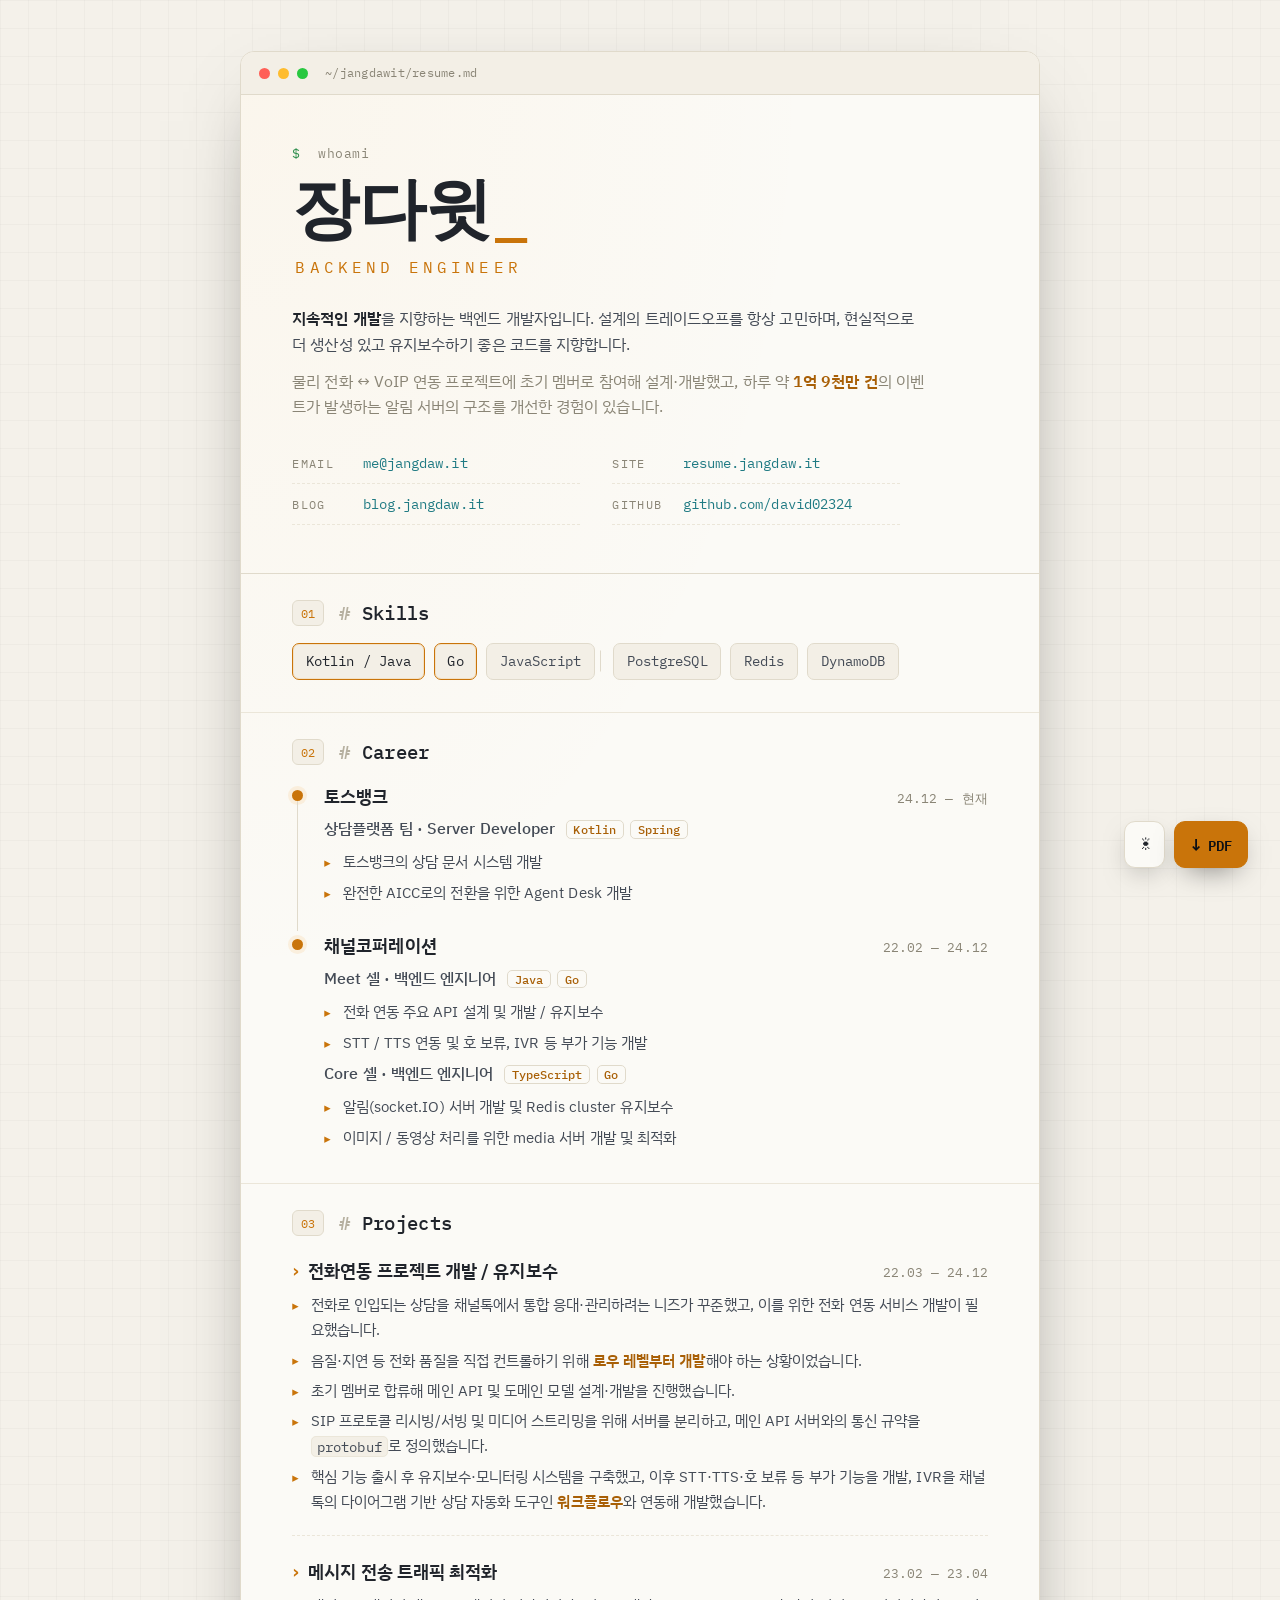
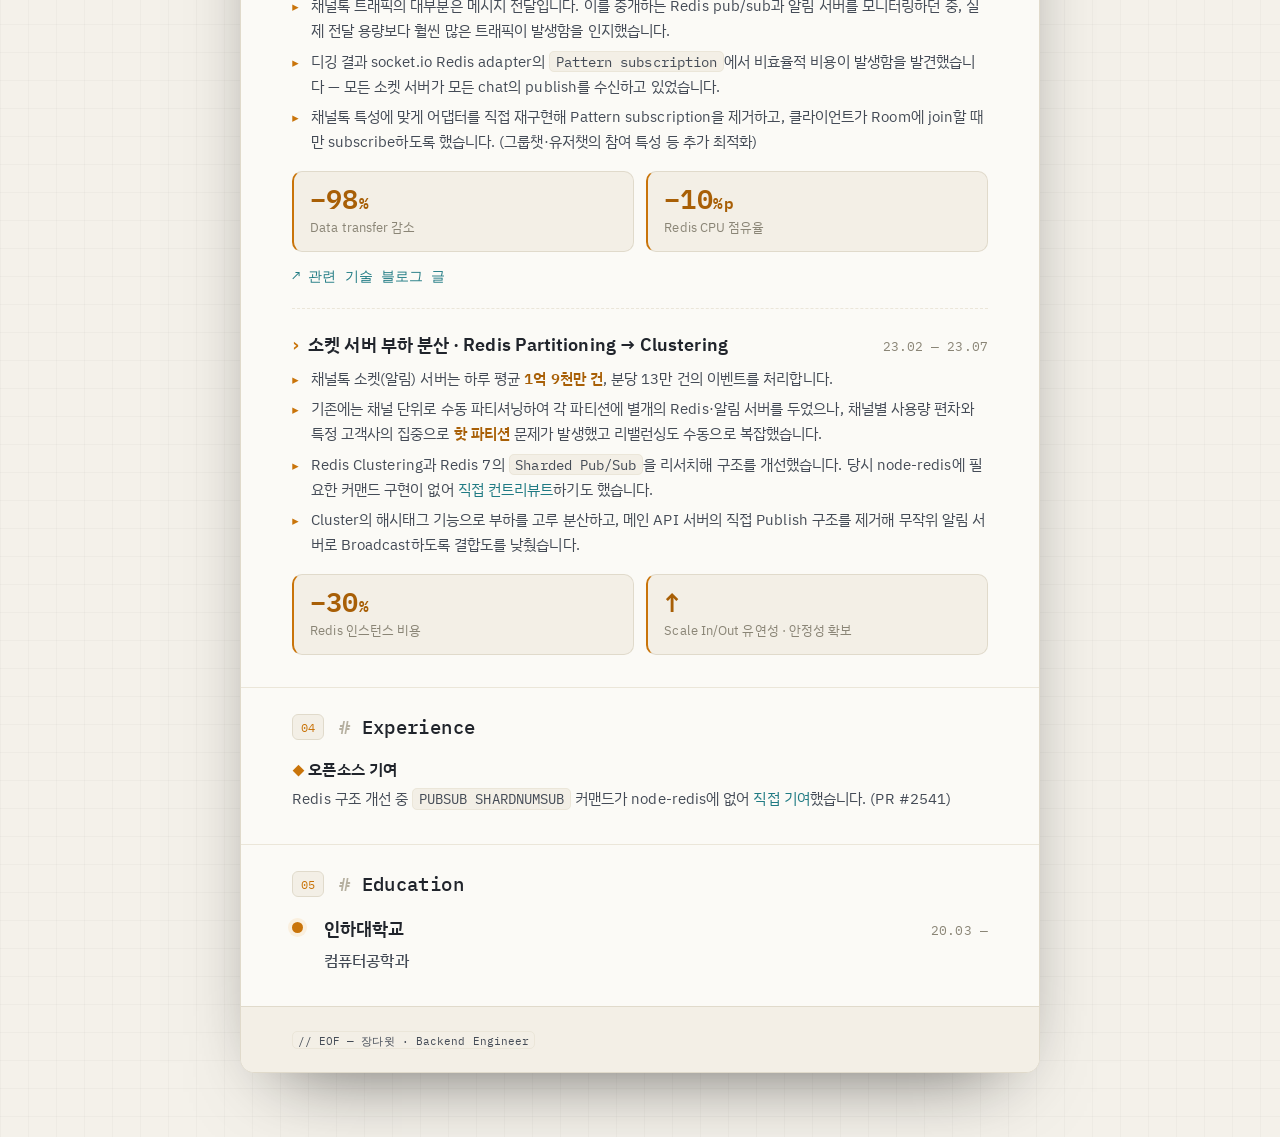
<file: index.html>
<!DOCTYPE html>
<html lang="ko">
<head>
<meta charset="UTF-8" />
<meta name="viewport" content="width=device-width, initial-scale=1.0" />
<title>장다윗 · Backend Engineer</title>
<meta name="description" content="지속적인 개발을 지향하는 백엔드 개발자 장다윗의 이력서" />

<!-- Open Graph -->
<meta property="og:title" content="장다윗 · Backend Engineer" />
<meta property="og:description" content="지속적인 개발을 지향하는 백엔드 개발자" />
<meta property="og:type" content="profile" />
<meta property="og:url" content="https://resume.jangdaw.it/" />
<meta property="og:image" content="https://resume.jangdaw.it/og.png" />
<meta property="og:image:width" content="1200" />
<meta property="og:image:height" content="630" />
<meta property="og:image:alt" content="장다윗 · Backend Engineer" />

<!-- Twitter -->
<meta name="twitter:card" content="summary_large_image" />
<meta name="twitter:title" content="장다윗 · Backend Engineer" />
<meta name="twitter:description" content="지속적인 개발을 지향하는 백엔드 개발자" />
<meta name="twitter:image" content="https://resume.jangdaw.it/og.png" />

<link rel="icon" href="data:image/svg+xml,%3Csvg xmlns='http://www.w3.org/2000/svg' viewBox='0 0 32 32'%3E%3Crect width='32' height='32' rx='7' fill='%230c0f14'/%3E%3Ctext x='5' y='23' font-family='monospace' font-size='17' font-weight='700' fill='%23f5a637'%3E%26gt;_%3C/text%3E%3C/svg%3E" />
<link rel="preconnect" href="https://fonts.googleapis.com" />
<link rel="preconnect" href="https://fonts.gstatic.com" crossorigin />
<link href="https://fonts.googleapis.com/css2?family=IBM+Plex+Mono:ital,wght@0,400;0,500;0,600;1,400&family=IBM+Plex+Sans+KR:wght@300;400;500;600;700&display=swap" rel="stylesheet" />
<link rel="stylesheet" href="styles.css" />
</head>
<body>

<!-- floating action bar (screen only) -->
<div class="actionbar" role="toolbar" aria-label="페이지 동작">
  <button id="themeToggle" class="action" type="button" aria-label="테마 전환" title="테마 전환">
    <span class="action__icon" data-theme-icon>◐</span>
  </button>
  <button id="downloadPdf" class="action action--primary" type="button">
    <span class="action__icon">↓</span>
    <span class="action__label">PDF</span>
  </button>
</div>

<main class="sheet" id="sheet">

  <!-- ════════ HERO ════════ -->
  <header class="hero">
    <div class="hero__window" aria-hidden="true">
      <span class="dot dot--r"></span><span class="dot dot--y"></span><span class="dot dot--g"></span>
      <span class="hero__path">~/jangdawit/resume.md</span>
    </div>

    <div class="hero__body">
      <p class="hero__prompt"><span class="sigil">$</span> whoami</p>
      <h1 class="hero__name">장다윗<span class="hero__caret">_</span></h1>
      <p class="hero__role">Backend Engineer</p>

      <p class="hero__tagline">
        <strong>지속적인 개발</strong>을 지향하는 백엔드 개발자입니다.
        설계의 트레이드오프를 항상 고민하며, 현실적으로 더 생산성 있고
        유지보수하기 좋은 코드를 지향합니다.
      </p>
      <p class="hero__tagline hero__tagline--dim">
        물리 전화 ↔ VoIP 연동 프로젝트에 초기 멤버로 참여해 설계·개발했고,
        하루 약 <em>1억 9천만 건</em>의 이벤트가 발생하는 알림 서버의 구조를 개선한 경험이 있습니다.
      </p>

      <ul class="hero__contacts">
        <li><span class="k">email</span><a href="mailto:me@jangdaw.it">me@jangdaw.it</a></li>
        <li><span class="k">site</span><a href="https://resume.jangdaw.it" target="_blank" rel="noopener">resume.jangdaw.it</a></li>
        <li><span class="k">blog</span><a href="https://blog.jangdaw.it" target="_blank" rel="noopener">blog.jangdaw.it</a></li>
        <li><span class="k">github</span><a href="https://github.com/david02324" target="_blank" rel="noopener">github.com/david02324</a></li>
      </ul>
    </div>
  </header>

  <!-- ════════ SKILLS ════════ -->
  <section class="block" id="skills">
    <div class="block__head">
      <span class="block__no">01</span>
      <h2 class="block__title">Skills</h2>
    </div>
    <div class="block__body">
      <ul class="chips">
        <li class="chip chip--strong">Kotlin / Java</li>
        <li class="chip chip--strong">Go</li>
        <li class="chip">JavaScript</li>
        <li class="chip chip--sep">PostgreSQL</li>
        <li class="chip">Redis</li>
        <li class="chip">DynamoDB</li>
      </ul>
    </div>
  </section>

  <!-- ════════ CAREER ════════ -->
  <section class="block" id="career">
    <div class="block__head">
      <span class="block__no">02</span>
      <h2 class="block__title">Career</h2>
    </div>
    <div class="block__body">

      <article class="job">
        <div class="job__rail"><span class="job__node"></span></div>
        <div class="job__main">
          <div class="job__top">
            <h3 class="job__org">토스뱅크</h3>
            <span class="job__period">24.12 — 현재</span>
          </div>
          <p class="job__pos">상담플랫폼 팀 · Server Developer
            <span class="tag">Kotlin</span><span class="tag">Spring</span>
          </p>
          <ul class="job__points">
            <li>토스뱅크의 상담 문서 시스템 개발</li>
            <li>완전한 AICC로의 전환을 위한 Agent Desk 개발</li>
          </ul>
        </div>
      </article>

      <article class="job">
        <div class="job__rail"><span class="job__node"></span></div>
        <div class="job__main">
          <div class="job__top">
            <h3 class="job__org">채널코퍼레이션</h3>
            <span class="job__period">22.02 — 24.12</span>
          </div>

          <p class="job__pos">Meet 셀 · 백엔드 엔지니어
            <span class="tag">Java</span><span class="tag">Go</span>
          </p>
          <ul class="job__points">
            <li>전화 연동 주요 API 설계 및 개발 / 유지보수</li>
            <li>STT / TTS 연동 및 호 보류, IVR 등 부가 기능 개발</li>
          </ul>

          <p class="job__pos">Core 셀 · 백엔드 엔지니어
            <span class="tag">TypeScript</span><span class="tag">Go</span>
          </p>
          <ul class="job__points">
            <li>알림(socket.IO) 서버 개발 및 Redis cluster 유지보수</li>
            <li>이미지 / 동영상 처리를 위한 media 서버 개발 및 최적화</li>
          </ul>
        </div>
      </article>

    </div>
  </section>

  <!-- ════════ PROJECTS ════════ -->
  <section class="block" id="projects">
    <div class="block__head">
      <span class="block__no">03</span>
      <h2 class="block__title">Projects</h2>
    </div>
    <div class="block__body">

      <article class="proj">
        <div class="proj__top">
          <h3 class="proj__title">전화연동 프로젝트 개발 / 유지보수</h3>
          <span class="proj__period">22.03 — 24.12</span>
        </div>
        <ul class="proj__points">
          <li>전화로 인입되는 상담을 채널톡에서 통합 응대·관리하려는 니즈가 꾸준했고, 이를 위한 전화 연동 서비스 개발이 필요했습니다.</li>
          <li>음질·지연 등 전화 품질을 직접 컨트롤하기 위해 <em>로우 레벨부터 개발</em>해야 하는 상황이었습니다.</li>
          <li>초기 멤버로 합류해 메인 API 및 도메인 모델 설계·개발을 진행했습니다.</li>
          <li>SIP 프로토콜 리시빙/서빙 및 미디어 스트리밍을 위해 서버를 분리하고, 메인 API 서버와의 통신 규약을 <span class="mono">protobuf</span>로 정의했습니다.</li>
          <li>핵심 기능 출시 후 유지보수·모니터링 시스템을 구축했고, 이후 STT·TTS·호 보류 등 부가 기능을 개발, IVR을 채널톡의 다이어그램 기반 상담 자동화 도구인 <em>워크플로우</em>와 연동해 개발했습니다.</li>
        </ul>
      </article>

      <article class="proj">
        <div class="proj__top">
          <h3 class="proj__title">메시지 전송 트래픽 최적화</h3>
          <span class="proj__period">23.02 — 23.04</span>
        </div>
        <ul class="proj__points">
          <li>채널톡 트래픽의 대부분은 메시지 전달입니다. 이를 중개하는 Redis pub/sub과 알림 서버를 모니터링하던 중, 실제 전달 용량보다 훨씬 많은 트래픽이 발생함을 인지했습니다.</li>
          <li>디깅 결과 socket.io Redis adapter의 <span class="mono">Pattern subscription</span>에서 비효율적 비용이 발생함을 발견했습니다 — 모든 소켓 서버가 모든 chat의 publish를 수신하고 있었습니다.</li>
          <li>채널톡 특성에 맞게 어댑터를 직접 재구현해 Pattern subscription을 제거하고, 클라이언트가 Room에 join할 때만 subscribe하도록 했습니다. (그룹챗·유저챗의 참여 특성 등 추가 최적화)</li>
        </ul>
        <div class="metrics">
          <div class="metric"><span class="metric__num">−98<span class="metric__unit">%</span></span><span class="metric__lab">Data transfer 감소</span></div>
          <div class="metric"><span class="metric__num">−10<span class="metric__unit">%p</span></span><span class="metric__lab">Redis CPU 점유율</span></div>
        </div>
        <p class="proj__link"><a href="https://tech.channel.io/ko/articles/Socketio-Redis-Adapter-%EA%B5%AC%ED%98%84%EC%9D%84-%ED%86%B5%ED%95%9C-%ED%8A%B8%EB%9E%98%ED%94%BD-%EA%B0%9C%EC%84%A0-272a0c19" target="_blank" rel="noopener">↗ 관련 기술 블로그 글</a></p>
      </article>

      <article class="proj">
        <div class="proj__top">
          <h3 class="proj__title">소켓 서버 부하 분산 · Redis Partitioning → Clustering</h3>
          <span class="proj__period">23.02 — 23.07</span>
        </div>
        <ul class="proj__points">
          <li>채널톡 소켓(알림) 서버는 하루 평균 <em>1억 9천만 건</em>, 분당 13만 건의 이벤트를 처리합니다.</li>
          <li>기존에는 채널 단위로 수동 파티셔닝하여 각 파티션에 별개의 Redis·알림 서버를 두었으나, 채널별 사용량 편차와 특정 고객사의 집중으로 <em>핫 파티션</em> 문제가 발생했고 리밸런싱도 수동으로 복잡했습니다.</li>
          <li>Redis Clustering과 Redis 7의 <span class="mono">Sharded Pub/Sub</span>을 리서치해 구조를 개선했습니다. 당시 node-redis에 필요한 커맨드 구현이 없어 <a href="https://github.com/redis/node-redis/pull/2541" target="_blank" rel="noopener">직접 컨트리뷰트</a>하기도 했습니다.</li>
          <li>Cluster의 해시태그 기능으로 부하를 고루 분산하고, 메인 API 서버의 직접 Publish 구조를 제거해 무작위 알림 서버로 Broadcast하도록 결합도를 낮췄습니다.</li>
        </ul>
        <div class="metrics">
          <div class="metric"><span class="metric__num">−30<span class="metric__unit">%</span></span><span class="metric__lab">Redis 인스턴스 비용</span></div>
          <div class="metric"><span class="metric__num">↑</span><span class="metric__lab">Scale In/Out 유연성 · 안정성 확보</span></div>
        </div>
      </article>

    </div>
  </section>

  <!-- ════════ EXPERIENCE ════════ -->
  <section class="block" id="experience">
    <div class="block__head">
      <span class="block__no">04</span>
      <h2 class="block__title">Experience</h2>
    </div>
    <div class="block__body">
      <article class="note">
        <h3 class="note__title">오픈소스 기여</h3>
        <p>Redis 구조 개선 중 <span class="mono">PUBSUB SHARDNUMSUB</span> 커맨드가 node-redis에 없어
          <a href="https://github.com/redis/node-redis/pull/2541" target="_blank" rel="noopener">직접 기여</a>했습니다. (PR #2541)</p>
      </article>
    </div>
  </section>

  <!-- ════════ EDUCATION ════════ -->
  <section class="block" id="education">
    <div class="block__head">
      <span class="block__no">05</span>
      <h2 class="block__title">Education</h2>
    </div>
    <div class="block__body">
      <article class="job">
        <div class="job__rail"><span class="job__node"></span></div>
        <div class="job__main">
          <div class="job__top">
            <h3 class="job__org">인하대학교</h3>
            <span class="job__period">20.03 —</span>
          </div>
          <p class="job__pos">컴퓨터공학과</p>
        </div>
      </article>
    </div>
  </section>

  <footer class="foot">
    <span class="mono">// EOF — 장다윗 · Backend Engineer</span>
  </footer>

</main>

<script src="script.js"></script>
</body>
</html>
</file>
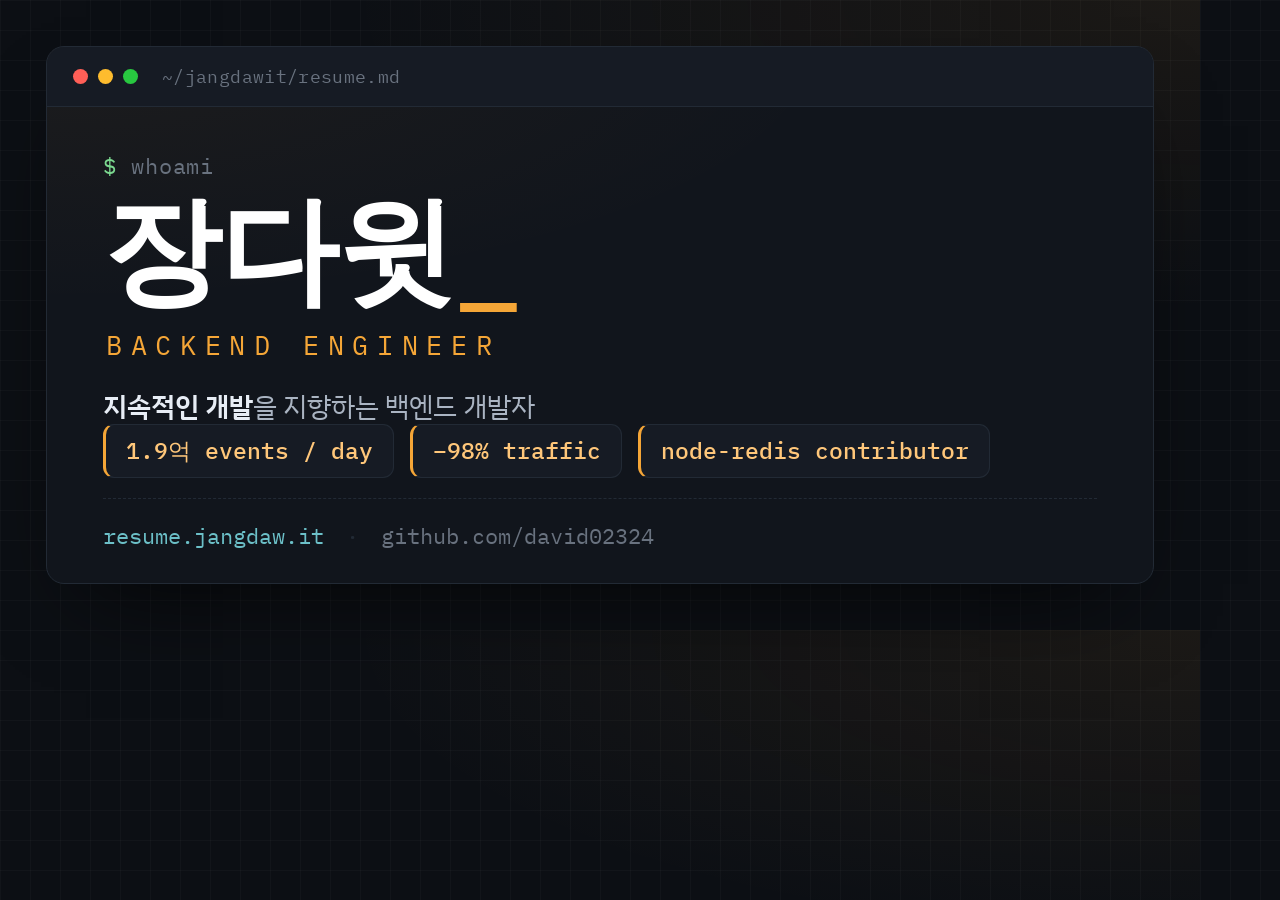
<file: og.html>
<!DOCTYPE html>
<html lang="ko">
<head>
<meta charset="UTF-8" />
<!-- OG image template. Rendered to og.png at 1200×630 via Playwright. -->
<link rel="preconnect" href="https://fonts.googleapis.com" />
<link rel="preconnect" href="https://fonts.gstatic.com" crossorigin />
<link href="https://fonts.googleapis.com/css2?family=IBM+Plex+Mono:wght@400;500;600&family=IBM+Plex+Sans+KR:wght@400;500;600;700&display=swap" rel="stylesheet" />
<style>
  :root {
    --bg: #0c0f14; --panel: #11151c; --panel-2: #161b24;
    --line: #222a35; --ink: #e7edf5; --ink-2: #aab4c2; --muted: #69727f;
    --accent: #f5a637; --accent-2: #ffc77a; --link: #6cc0c8; --good: #7bd88f;
    --mono: "IBM Plex Mono", monospace;
    --sans: "IBM Plex Sans KR", sans-serif;
  }
  * { margin: 0; padding: 0; box-sizing: border-box; }

  html, body { width: 1200px; height: 630px; }
  body {
    background:
      radial-gradient(130% 90% at 100% 0%, rgba(245,166,55,.07), transparent 55%),
      linear-gradient(rgba(255,255,255,.022) 1px, transparent 1px),
      linear-gradient(90deg, rgba(255,255,255,.022) 1px, transparent 1px),
      var(--bg);
    background-size: auto, 30px 30px, 30px 30px, auto;
    font-family: var(--sans);
    color: var(--ink);
    display: flex; padding: 46px;
  }

  .win {
    flex: 1;
    background:
      radial-gradient(120% 80% at 0% 0%, rgba(245,166,55,.05), transparent 60%),
      var(--panel);
    border: 1px solid var(--line);
    border-radius: 18px;
    box-shadow: 0 1px 0 rgba(255,255,255,.04) inset, 0 40px 90px -40px rgba(0,0,0,.8);
    overflow: hidden;
    display: flex; flex-direction: column;
  }

  .bar {
    display: flex; align-items: center; gap: 10px;
    padding: 18px 26px;
    background: var(--panel-2);
    border-bottom: 1px solid var(--line);
    font-family: var(--mono);
  }
  .dot { width: 15px; height: 15px; border-radius: 50%; }
  .r { background: #ff5f57; } .y { background: #febc2e; } .g { background: #28c840; }
  .path { margin-left: 14px; font-size: 18px; color: var(--muted); letter-spacing: .02em; }

  .body { flex: 1; padding: 44px 56px; display: flex; flex-direction: column; }

  .prompt { font-family: var(--mono); font-size: 22px; color: var(--muted); letter-spacing: .04em; }
  .prompt .sig { color: var(--good); margin-right: 14px; }

  .name {
    font-family: var(--mono); font-weight: 600;
    font-size: 118px; line-height: 1; letter-spacing: -.01em;
    margin-top: 6px; color: #fff;
  }
  .name .caret { color: var(--accent); font-weight: 400; }

  .role {
    font-family: var(--mono); font-size: 27px; letter-spacing: .32em;
    text-transform: uppercase; color: var(--accent); margin-top: 20px; padding-left: 3px;
  }

  .tagline { margin-top: 26px; font-size: 27px; color: var(--ink-2); }
  .tagline b { color: var(--ink); font-weight: 600; }

  .spacer { flex: 1; }

  .badges { display: flex; gap: 16px; margin-bottom: 20px; }
  .badge {
    font-family: var(--mono); font-size: 23px;
    padding: 10px 20px; border-radius: 11px;
    background: var(--panel-2); border: 1px solid var(--line);
    border-left: 3px solid var(--accent);
    color: var(--accent-2); font-weight: 500;
  }

  .contacts {
    display: flex; align-items: center; gap: 22px;
    font-family: var(--mono); font-size: 22px; color: var(--muted);
    border-top: 1px dashed var(--line); padding-top: 22px;
  }
  .contacts .lit { color: var(--link); }
  .contacts .sep { color: var(--line); }
</style>
</head>
<body>
  <div class="win">
    <div class="bar">
      <span class="dot r"></span><span class="dot y"></span><span class="dot g"></span>
      <span class="path">~/jangdawit/resume.md</span>
    </div>
    <div class="body">
      <p class="prompt"><span class="sig">$</span>whoami</p>
      <h1 class="name">장다윗<span class="caret">_</span></h1>
      <p class="role">Backend Engineer</p>
      <p class="tagline"><b>지속적인 개발</b>을 지향하는 백엔드 개발자</p>

      <div class="spacer"></div>

      <div class="badges">
        <span class="badge">1.9억 events / day</span>
        <span class="badge">−98% traffic</span>
        <span class="badge">node-redis contributor</span>
      </div>
      <div class="contacts">
        <span class="lit">resume.jangdaw.it</span>
        <span class="sep">·</span>
        <span>github.com/david02324</span>
      </div>
    </div>
  </div>
</body>
</html>
</file>
<file: styles.css>
/* ============================================================
   장다윗 · Resume — "terminal dossier"
   Dark IDE aesthetic on screen / clean light on print
   ============================================================ */

:root {
  /* dark (default, screen) */
  --bg:        #0c0f14;
  --bg-grid:   rgba(255,255,255,.022);
  --panel:     #11151c;
  --panel-2:   #161b24;
  --line:      #222a35;
  --line-soft: #1a212b;
  --ink:       #e7edf5;
  --ink-2:     #aab4c2;
  --muted:     #69727f;
  --faint:     #444c57;
  --accent:    #f5a637;   /* amber */
  --accent-2:  #ffc77a;
  --link:      #6cc0c8;   /* cyan */
  --good:      #7bd88f;

  --gutter: 3.25rem;
  --maxw: 50rem;

  --mono: "IBM Plex Mono", ui-monospace, SFMono-Regular, Menlo, monospace;
  --sans: "IBM Plex Sans KR", system-ui, -apple-system, sans-serif;

  --r: 10px;
}

[data-theme="light"] {
  --bg:        #f4f1ea;
  --bg-grid:   rgba(0,0,0,.025);
  --panel:     #fbfaf6;
  --panel-2:   #f3efe6;
  --line:      #e0dacb;
  --line-soft: #ebe6d9;
  --ink:       #20242b;
  --ink-2:     #444b56;
  --muted:     #8a8576;
  --faint:     #b6b0a0;
  --accent:    #c9740a;
  --accent-2:  #a85f06;
  --link:      #1f7a83;
  --good:      #2f8f4e;
}

* { box-sizing: border-box; margin: 0; padding: 0; }

html { scroll-behavior: smooth; -webkit-text-size-adjust: 100%; }

body {
  font-family: var(--sans);
  background: var(--bg);
  color: var(--ink);
  line-height: 1.62;
  font-weight: 400;
  letter-spacing: .005em;
  -webkit-font-smoothing: antialiased;
  text-rendering: optimizeLegibility;
  background-image:
    linear-gradient(var(--bg-grid) 1px, transparent 1px),
    linear-gradient(90deg, var(--bg-grid) 1px, transparent 1px);
  background-size: 28px 28px;
  transition: background-color .35s ease, color .35s ease;
  padding: clamp(1rem, 4vw, 3.5rem) 1rem 4rem;
}

::selection { background: var(--accent); color: #0c0f14; }

a { color: var(--link); text-decoration: none; }
a:hover { text-decoration: underline; text-underline-offset: 3px; }

em { font-style: normal; color: var(--accent-2); font-weight: 600; }
.mono { font-family: var(--mono); font-size: .9em; color: var(--ink-2);
  background: var(--panel-2); border: 1px solid var(--line-soft);
  border-radius: 5px; padding: .05em .4em; }

/* ============================================================
   Sheet
   ============================================================ */
.sheet {
  max-width: var(--maxw);
  margin: 0 auto;
  background:
    radial-gradient(120% 60% at 0% 0%, rgba(245,166,55,.05), transparent 60%),
    var(--panel);
  border: 1px solid var(--line);
  border-radius: 14px;
  box-shadow:
    0 1px 0 rgba(255,255,255,.03) inset,
    0 30px 80px -40px rgba(0,0,0,.7);
  overflow: hidden;
}

/* ============================================================
   Hero
   ============================================================ */
.hero { border-bottom: 1px solid var(--line); }

.hero__window {
  display: flex; align-items: center; gap: .5rem;
  padding: .7rem 1.1rem;
  background: var(--panel-2);
  border-bottom: 1px solid var(--line);
  font-family: var(--mono);
}
.dot { width: 11px; height: 11px; border-radius: 50%; display: inline-block; }
.dot--r { background: #ff5f57; } .dot--y { background: #febc2e; } .dot--g { background: #28c840; }
.hero__path { margin-left: .6rem; font-size: .76rem; color: var(--muted); letter-spacing: .02em; }

.hero__body { padding: clamp(1.6rem, 5vw, 3rem) clamp(1.4rem, 5vw, 3.2rem); }

.hero__prompt {
  font-family: var(--mono); font-size: .82rem; color: var(--muted);
  letter-spacing: .04em; margin-bottom: .4rem;
}
.sigil { color: var(--good); margin-right: .55rem; }

.hero__name {
  font-family: var(--mono);
  font-weight: 600;
  font-size: clamp(2.6rem, 9vw, 4.2rem);
  line-height: 1.02;
  letter-spacing: -.01em;
  color: var(--ink);
}
.hero__caret {
  color: var(--accent); font-weight: 400;
  animation: blink 1.15s steps(1) infinite;
}
@keyframes blink { 50% { opacity: 0; } }

.hero__role {
  font-family: var(--mono);
  font-size: 1rem; letter-spacing: .26em; text-transform: uppercase;
  color: var(--accent); margin-top: .85rem;
  padding-left: .2em;
}

.hero__tagline {
  max-width: 40rem; margin-top: 1.5rem; color: var(--ink-2);
  font-size: 1.02rem;
}
.hero__tagline strong { color: var(--ink); font-weight: 600; }
.hero__tagline--dim { margin-top: .7rem; font-size: .97rem; color: var(--muted); }

.hero__contacts {
  list-style: none; margin-top: 2rem;
  display: grid; grid-template-columns: repeat(2, minmax(0,1fr));
  gap: .55rem 2rem; max-width: 38rem;
}
.hero__contacts li {
  display: flex; align-items: baseline; gap: .8rem;
  font-family: var(--mono); font-size: .9rem;
  border-bottom: 1px dashed var(--line-soft); padding-bottom: .5rem;
}
.hero__contacts .k {
  color: var(--muted); font-size: .72rem; text-transform: uppercase;
  letter-spacing: .12em; min-width: 3.6rem;
}

/* ============================================================
   Block (section) with line-number gutter
   ============================================================ */
.block {
  display: grid;
  grid-template-columns: var(--gutter) 1fr;
  border-bottom: 1px solid var(--line-soft);
}
.block:last-of-type { border-bottom: 0; }

.block__head {
  grid-column: 1 / -1;
  display: flex; align-items: center; gap: .9rem;
  padding: 1.5rem clamp(1.4rem, 5vw, 3.2rem) .9rem;
  position: relative;
}
.block__no {
  font-family: var(--mono); font-size: .78rem; color: var(--accent);
  border: 1px solid var(--line); border-radius: 6px;
  padding: .12rem .5rem; background: var(--panel-2);
}
.block__title {
  font-family: var(--mono); font-weight: 500;
  font-size: 1.18rem; letter-spacing: .02em; color: var(--ink);
}
.block__title::before { content: "# "; color: var(--faint); }

.block__body {
  grid-column: 1 / -1;
  padding: 0 clamp(1.4rem, 5vw, 3.2rem) 2rem;
}

/* ============================================================
   Skills chips
   ============================================================ */
.chips { list-style: none; display: flex; flex-wrap: wrap; gap: .55rem; }
.chip {
  font-family: var(--mono); font-size: .86rem;
  padding: .4rem .8rem; border-radius: 7px;
  background: var(--panel-2); border: 1px solid var(--line);
  color: var(--ink-2);
}
.chip--strong { color: var(--ink); border-color: var(--accent);
  box-shadow: inset 0 0 0 1px rgba(245,166,55,.18); }
.chip--sep { margin-left: .6rem; position: relative; }
.chip--sep::before {
  content: ""; position: absolute; left: -.9rem; top: 50%;
  transform: translateY(-50%); width: 1px; height: 60%; background: var(--line);
}

/* ============================================================
   Job / timeline
   ============================================================ */
.job { display: grid; grid-template-columns: 1.1rem 1fr; gap: .9rem; }
.job + .job { margin-top: 1.6rem; }
.job__rail { position: relative; }
.job__node {
  position: absolute; top: .5rem; left: 0;
  width: 11px; height: 11px; border-radius: 50%;
  background: var(--accent); box-shadow: 0 0 0 4px rgba(245,166,55,.12);
}
.job__rail::after {
  content: ""; position: absolute; left: 5px; top: 1.2rem; bottom: -1.6rem;
  width: 1px; background: var(--line);
}
.job:last-child .job__rail::after { display: none; }

.job__top { display: flex; align-items: baseline; justify-content: space-between;
  flex-wrap: wrap; gap: .3rem .8rem; }
.job__org { font-size: 1.12rem; font-weight: 600; color: var(--ink); }
.job__period { font-family: var(--mono); font-size: .8rem; color: var(--muted); }
.job__pos { color: var(--ink-2); margin-top: .35rem; font-weight: 500; font-size: .98rem; }
.job__pos + .job__pos { margin-top: 1rem; }

.tag {
  font-family: var(--mono); font-size: .72rem; color: var(--accent-2);
  border: 1px solid var(--line); border-radius: 5px;
  padding: .05rem .42rem; margin-left: .4rem; vertical-align: middle;
}

.job__points, .proj__points { list-style: none; margin-top: .55rem; }
.job__points li, .proj__points li {
  position: relative; padding-left: 1.15rem; margin-top: .35rem;
  color: var(--ink-2); font-size: .96rem;
}
.job__points li::before, .proj__points li::before {
  content: "▸"; position: absolute; left: 0; color: var(--accent);
  font-size: .8rem; top: .12rem;
}

/* ============================================================
   Projects
   ============================================================ */
.proj { padding: 1.3rem 0; border-bottom: 1px dashed var(--line-soft); }
.proj:first-child { padding-top: .2rem; }
.proj:last-child { border-bottom: 0; padding-bottom: 0; }
.proj__top { display: flex; align-items: baseline; justify-content: space-between;
  flex-wrap: wrap; gap: .3rem .8rem; }
.proj__title {
  font-size: 1.1rem; font-weight: 600; color: var(--ink);
  padding-left: 1rem; position: relative;
}
.proj__title::before {
  content: "›"; position: absolute; left: 0; color: var(--accent); font-weight: 700;
}
.proj__period { font-family: var(--mono); font-size: .8rem; color: var(--muted); }
.proj__link { margin-top: .8rem; font-family: var(--mono); font-size: .86rem; }

/* metrics */
.metrics {
  display: flex; flex-wrap: wrap; gap: .8rem; margin-top: 1rem;
}
.metric {
  flex: 1 1 8rem; min-width: 8rem;
  background: var(--panel-2); border: 1px solid var(--line);
  border-left: 2px solid var(--accent);
  border-radius: var(--r); padding: .8rem 1rem;
}
.metric__num {
  display: block; font-family: var(--mono); font-weight: 600;
  font-size: 1.7rem; color: var(--accent-2); line-height: 1;
}
.metric__unit { font-size: 1rem; margin-left: .05em; }
.metric__lab { display: block; margin-top: .35rem; font-size: .8rem; color: var(--muted); }

/* ============================================================
   Notes (experience)
   ============================================================ */
.note + .note { margin-top: 1.3rem; }
.note__title { font-size: 1rem; font-weight: 600; color: var(--ink); margin-bottom: .25rem; }
.note__title::before { content: "◆ "; color: var(--accent); font-size: .8em; }
.note p { color: var(--ink-2); font-size: .96rem; }

/* ============================================================
   Footer
   ============================================================ */
.foot {
  padding: 1.4rem clamp(1.4rem, 5vw, 3.2rem);
  border-top: 1px solid var(--line);
  background: var(--panel-2);
  font-family: var(--mono); font-size: .78rem; color: var(--faint);
}

/* ============================================================
   Action bar
   ============================================================ */
.actionbar {
  position: fixed; right: clamp(1rem, 3vw, 2rem); bottom: clamp(1rem, 3vw, 2rem);
  display: flex; gap: .6rem; z-index: 50;
}
.action {
  font-family: var(--mono); font-size: .9rem; font-weight: 500;
  display: inline-flex; align-items: center; gap: .45rem;
  padding: .7rem .95rem; border-radius: 11px; cursor: pointer;
  color: var(--ink); background: var(--panel);
  border: 1px solid var(--line);
  box-shadow: 0 10px 30px -12px rgba(0,0,0,.6);
  transition: transform .15s ease, border-color .15s ease, background .2s ease;
}
.action:hover { transform: translateY(-2px); border-color: var(--accent); }
.action:active { transform: translateY(0); }
.action__icon { font-size: 1.05rem; line-height: 1; }
.action--primary {
  background: var(--accent); color: #0c0f14; border-color: var(--accent);
  font-weight: 600;
}
.action--primary:hover { background: var(--accent-2); border-color: var(--accent-2); }

/* ============================================================
   Reveal animation (load)
   ============================================================ */
@media (prefers-reduced-motion: no-preference) {
  .hero, .block {
    opacity: 0; transform: translateY(14px);
    animation: rise .6s cubic-bezier(.2,.7,.2,1) forwards;
  }
  .hero { animation-delay: .05s; }
  .block:nth-of-type(1) { animation-delay: .14s; }
  .block:nth-of-type(2) { animation-delay: .20s; }
  .block:nth-of-type(3) { animation-delay: .26s; }
  .block:nth-of-type(4) { animation-delay: .32s; }
  .block:nth-of-type(5) { animation-delay: .38s; }
  @keyframes rise { to { opacity: 1; transform: none; } }
}

/* ============================================================
   Responsive
   ============================================================ */
@media (max-width: 560px) {
  :root { --gutter: 0; }
  .hero__contacts { grid-template-columns: 1fr; }
  .job__top, .proj__top { flex-direction: column; }
  .hero__name { font-size: 2.7rem; }
}

/* ============================================================
   PRINT  →  dense, self-contained 1-page A4 resume
   Two-column flow, independent of the on-screen layout.
   ============================================================ */
@media print {
  @page { size: A4; margin: 8mm 9mm; }

  :root {
    --bg: #fff; --bg-grid: transparent;
    --panel: #fff; --panel-2: #fff;
    --line: #d4d4d4; --line-soft: #e6e6e6;
    --ink: #111; --ink-2: #303030; --muted: #6b6b6b; --faint: #aaa;
    --accent: #b3640a; --accent-2: #8a4d06; --link: #185f66; --good: #2f7d46;
  }

  html, body {
    background: #fff !important; color: #111;
    background-image: none !important;
    padding: 0; margin: 0;
    font-size: 8.4pt; line-height: 1.32; letter-spacing: 0;
  }

  .actionbar, .hero__caret, .hero__prompt, .hero__window, .foot { display: none !important; }

  .sheet {
    max-width: none; border: 0; border-radius: 0;
    box-shadow: none; background: #fff !important;
  }

  /* ---- single-column top-to-bottom flow ---- */
  .hero {
    border-bottom: 1.4px solid #111;
    padding-bottom: 4pt; margin-bottom: 5pt;
  }
  .hero__body { padding: 0; }
  .hero__name { font-size: 22pt; line-height: 1; color: #111; }
  .hero__role { font-size: 8.2pt; letter-spacing: .22em; margin-top: 3pt; }
  .hero__tagline { font-size: 8.4pt; margin-top: 5pt; max-width: 100%; }
  .hero__tagline--dim { font-size: 8.4pt; margin-top: 2pt; }
  .hero__contacts {
    margin-top: 6pt; gap: 1pt 16pt; max-width: 100%;
    grid-template-columns: repeat(3, auto); justify-content: start;
  }
  .hero__contacts li { border-bottom: 0; padding-bottom: 0; font-size: 8pt; gap: 5pt; }
  .hero__contacts .k { min-width: 0; font-size: 6.8pt; }
  .hero__contacts a { color: #111; }

  /* ---- sections stack top-to-bottom in a single column ---- */
  .block {
    display: block; grid-template-columns: none;
    border: 0; margin-bottom: 4.5pt;
    break-inside: avoid; page-break-inside: avoid;   /* small blocks stay whole */
  }
  #projects, #career { break-inside: auto; page-break-inside: auto; } /* tall blocks may flow */

  .block__head {
    display: flex; padding: 0 0 2.5pt; margin-bottom: 3.5pt; gap: 6pt;
    border-bottom: 1px solid #ccc; break-after: avoid;
  }
  .block__no { font-size: 6.8pt; padding: 0 4pt; color: var(--accent); border-color: #ccc; background: #fff; }
  .block__title { font-size: 10.5pt; }
  .block__body { display: block; padding: 0; }

  /* skills */
  .chips { gap: 4pt; }
  .chip { font-size: 8pt; padding: 1.5pt 6pt; background: #fff; border: 1px solid #bbb; color: #222; }
  .chip--strong { box-shadow: none; border-color: var(--accent); }
  .chip--sep { margin-left: 6pt; }

  /* career / education — drop the timeline rail to save width */
  .job { display: block; }
  .job + .job { margin-top: 5pt; }
  .job__rail { display: none; }
  .job__org { font-size: 10pt; }
  .job__period { font-size: 7.4pt; }
  .job__pos { font-size: 8.4pt; margin-top: 1.5pt; }
  .job__pos + .job__pos { margin-top: 3pt; }
  .tag { font-size: 6.8pt; padding: 0 3pt; margin-left: 3pt; }
  .job__points, .proj__points { margin-top: 2pt; }
  .job__points li, .proj__points li { font-size: 8.4pt; margin-top: 1pt; padding-left: 9pt; }
  .job__points li::before, .proj__points li::before { font-size: 6.5pt; top: 1.5pt; }

  /* projects */
  .proj { padding: 3pt 0; break-inside: avoid; page-break-inside: avoid; }
  .proj:first-child { padding-top: 0; }
  .proj__title { font-size: 9.2pt; padding-left: 9pt; }
  .proj__period { font-size: 7.4pt; }
  .proj__link { margin-top: 3pt; font-size: 7.8pt; }
  .proj__link a, .note a { color: var(--link); }

  .metrics { gap: 5pt; margin-top: 4pt; }
  .metric {
    flex: 1 1 0; min-width: 0; padding: 3pt 7pt;
    background: #fafafa; border: 1px solid #ccc; border-left: 2px solid var(--accent);
  }
  .metric__num { font-size: 12.5pt; color: var(--accent); }
  .metric__unit { font-size: 7.8pt; }
  .metric__lab { font-size: 6.8pt; margin-top: 1pt; }

  /* experience notes */
  .note + .note { margin-top: 4pt; }
  .note__title { font-size: 8.8pt; }
  .note p { font-size: 8.4pt; }

  a { color: #111; text-decoration: none; }

  /* keep atomic items from splitting across columns */
  .job, .proj, .metric, .note, .block__head { break-inside: avoid; page-break-inside: avoid; }
}
</file>
